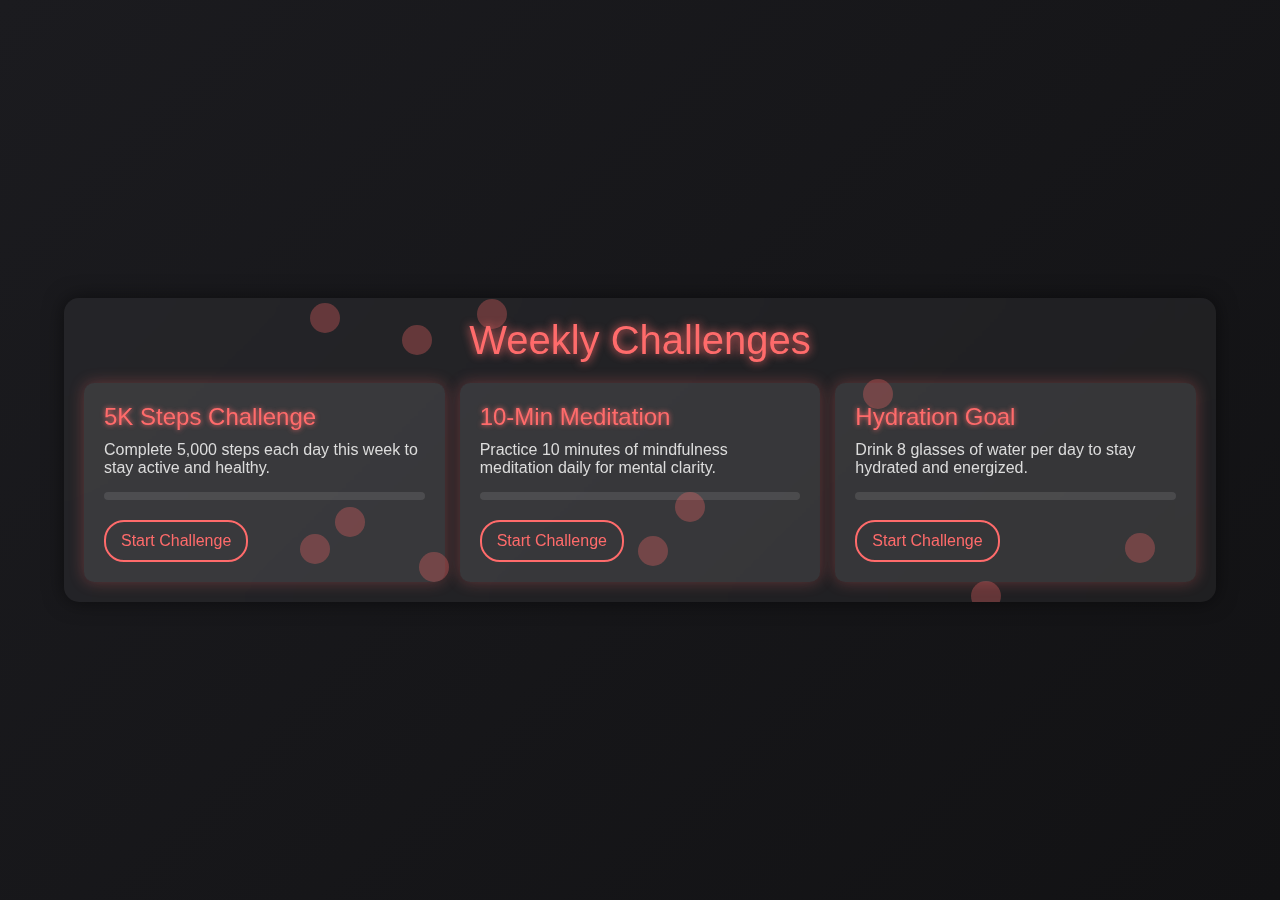
<file: challenges.html>
<!DOCTYPE html>
<html lang="en">
<head>
    <meta charset="UTF-8">
    <meta name="viewport" content="width=device-width, initial-scale=1.0">
    <title>Challenges</title>
    <link rel="url" href="index.html">
    <link rel="url" href="active-calories.html">
    <link rel="url" href="personal-bests.html">
    <link rel="url" href="weekly-schedule.html">
    <style>
        /* Reset */
        * {
            margin: 0;
            padding: 0;
            box-sizing: border-box;
        }
        /* Body styling */
        body {
            font-family: 'Arial', sans-serif;
            background: linear-gradient(135deg, #1b1b1f, #121214);
            color: #ffffff;
            display: flex;
            align-items: center;
            justify-content: center;
            height: 100vh;
            overflow: hidden;
        }
        /* Container styling */
        .challenges-container {
            width: 90%;
            max-width: 1200px;
            padding: 20px;
            border-radius: 15px;
            background: rgba(255, 255, 255, 0.05);
            box-shadow: 0 0 20px rgba(0, 0, 0, 0.5);
            backdrop-filter: blur(15px);
            position: relative;
            overflow: hidden;
        }
        /* Title styling */
        .title {
            font-size: 2.5rem;
            margin-bottom: 20px;
            text-align: center;
            color: #ff6b6b;
            text-shadow: 0 0 10px #ff6b6b;
        }
        /* Grid layout for challenges */
        .challenges-grid {
            display: grid;
            grid-template-columns: repeat(3, 1fr);
            gap: 15px;
        }
        /* Challenge card styling */
        .challenge-card {
            position: relative;
            padding: 20px;
            border-radius: 10px;
            background: rgba(255, 255, 255, 0.1);
            color: #ffffff;
            box-shadow: 0 0 15px rgba(255, 107, 107, 0.3);
            transition: background 0.3s ease, transform 0.3s ease;
            overflow: hidden;
        }
        .challenge-card:hover {
            background: rgba(255, 107, 107, 0.2);
            transform: translateY(-5px);
        }
        /* Challenge title styling */
        .challenge-title {
            font-size: 1.5rem;
            color: #ff6b6b;
            margin-bottom: 10px;
            text-shadow: 0 0 5px #ff6b6b;
        }
        /* Challenge description */
        .challenge-desc {
            font-size: 1rem;
            color: #dcdcdc;
            margin-bottom: 15px;
        }
        /* Progress bar styling */
        .progress-container {
            background: rgba(255, 255, 255, 0.1);
            border-radius: 5px;
            height: 8px;
            overflow: hidden;
            margin-top: 15px;
        }
        .progress-bar {
            height: 100%;
            background: linear-gradient(90deg, #ff6b6b, #ffdf6b);
            width: 0;
            transition: width 0.4s ease;
        }
        .challenge-card:hover .progress-bar {
            width: 80%; /* Adjust width dynamically based on actual progress */
        }
        /* Button styling */
        .start-button {
            display: inline-block;
            margin-top: 20px;
            padding: 10px 15px;
            color: #ff6b6b;
            background: transparent;
            border: 2px solid #ff6b6b;
            border-radius: 20px;
            cursor: pointer;
            text-align: center;
            transition: all 0.3s ease;
        }
        .start-button:hover {
            background: #ff6b6b;
            color: #111;
            box-shadow: 0 0 10px #ff6b6b, 0 0 20px #ff6b6b;
        }
        /* Background animations */
        .background-animations {
            position: absolute;
            top: 0;
            left: 0;
            width: 100%;
            height: 100%;
            pointer-events: none;
        }
        .circle {
            position: absolute;
            width: 30px;
            height: 30px;
            background: #ff6b6b;
            border-radius: 50%;
            animation: move 7s linear infinite;
            opacity: 0.3;
        }
        /* Circle animation */
        @keyframes move {
            from {
                transform: translateY(0) translateX(0);
                opacity: 0.5;
            }
            to {
                transform: translateY(100vh) translateX(50px);
                opacity: 0;
            }
        }
    </style>
</head>
<body>

    <div class="challenges-container">
        <div class="title">Weekly Challenges</div>
        
        <!-- Grid layout for challenges -->
        <div class="challenges-grid">
            <div class="challenge-card">
                <div class="challenge-title">5K Steps Challenge</div>
                <p class="challenge-desc">Complete 5,000 steps each day this week to stay active and healthy.</p>
                <div class="progress-container">
                    <div class="progress-bar"></div>
                </div>
                <div class="start-button">Start Challenge</div>
            </div>
            <div class="challenge-card">
                <div class="challenge-title">10-Min Meditation</div>
                <p class="challenge-desc">Practice 10 minutes of mindfulness meditation daily for mental clarity.</p>
                <div class="progress-container">
                    <div class="progress-bar"></div>
                </div>
                <div class="start-button">Start Challenge</div>
            </div>
            <div class="challenge-card">
                <div class="challenge-title">Hydration Goal</div>
                <p class="challenge-desc">Drink 8 glasses of water per day to stay hydrated and energized.</p>
                <div class="progress-container">
                    <div class="progress-bar"></div>
                </div>
                <div class="start-button">Start Challenge</div>
            </div>
        </div>

        <!-- Background animations for high-tech effect -->
        <div class="background-animations" id="background-animations"></div>
    </div>

    <script>
        // Generate background animation circles
        const animationContainer = document.getElementById("background-animations");
        for (let i = 0; i < 30; i++) {
            const circle = document.createElement("div");
            circle.classList.add("circle");
            circle.style.top = `${Math.random() * 100}vh`;
            circle.style.left = `${Math.random() * 100}vw`;
            circle.style.animationDuration = `${Math.random() * 7 + 5}s`;
            animationContainer.appendChild(circle);
        }
    </script>
</body>
</html>
</file>
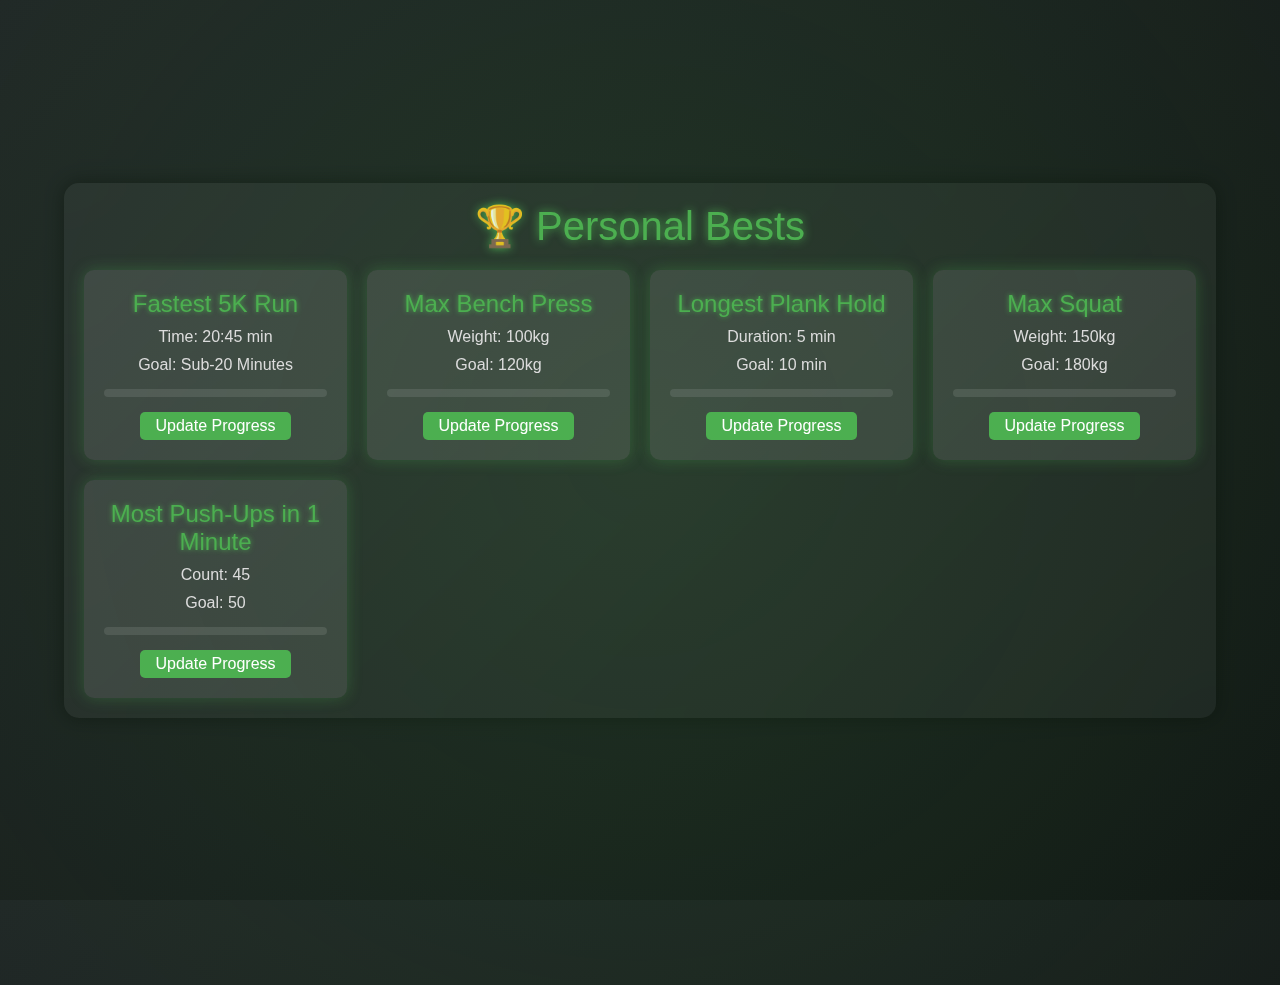
<file: personal-bests.html>
<!DOCTYPE html>
<html lang="en">
<head>
    <meta charset="UTF-8">
    <meta name="viewport" content="width=device-width, initial-scale=1.0">
    <title>Personal Bests</title>
    <style>
        /* Reset */
        * {
            margin: 0;
            padding: 0;
            box-sizing: border-box;
        }
        /* Body styling */
        body {
            font-family: 'Arial', sans-serif;
            background: linear-gradient(135deg, #1e1f24, #0d0d10);
            color: #ffffff;
            display: flex;
            align-items: center;
            justify-content: center;
            min-height: 100vh;
        }
        /* Container styling */
        .personal-bests-container {
            width: 90%;
            max-width: 1200px;
            padding: 20px;
            border-radius: 15px;
            background: rgba(255, 255, 255, 0.05);
            box-shadow: 0 0 20px rgba(0, 0, 0, 0.5);
            backdrop-filter: blur(15px);
            text-align: center;
        }
        /* Title styling */
        .title {
            font-size: 2.5rem;
            margin-bottom: 20px;
            color: #4CAF50;
            text-shadow: 0 0 10px #4CAF50;
        }
        /* Grid layout for personal bests */
        .personal-bests-grid {
            display: grid;
            grid-template-columns: repeat(auto-fit, minmax(250px, 1fr));
            gap: 20px;
        }
        /* Card styling */
        .personal-best-card {
            position: relative;
            padding: 20px;
            border-radius: 10px;
            background: rgba(255, 255, 255, 0.1);
            color: #ffffff;
            box-shadow: 0 0 15px rgba(76, 175, 80, 0.3);
            transition: transform 0.3s ease, box-shadow 0.3s ease;
            overflow: hidden;
        }
        .personal-best-card:hover {
            transform: translateY(-5px);
            box-shadow: 0 0 20px #4CAF50;
        }
        /* Record title */
        .record-title {
            font-size: 1.5rem;
            color: #4CAF50;
            margin-bottom: 10px;
            text-shadow: 0 0 5px #4CAF50;
        }
        /* Record details */
        .record-detail {
            font-size: 1rem;
            color: #dcdcdc;
            margin-bottom: 10px;
        }
        /* Progress bar */
        .progress-container {
            background: rgba(255, 255, 255, 0.1);
            border-radius: 5px;
            height: 8px;
            overflow: hidden;
            margin-top: 15px;
        }
        .progress-bar {
            height: 100%;
            background: linear-gradient(90deg, #4CAF50, #81C784);
            width: 0%; /* Initial width */
            transition: width 0.4s ease;
        }
        /* Background animation */
        .glow {
            position: absolute;
            top: -50%;
            left: -50%;
            width: 200%;
            height: 200%;
            background: radial-gradient(circle, rgba(76, 175, 80, 0.2), transparent);
            animation: rotate 8s linear infinite;
            pointer-events: none;
        }
        @keyframes rotate {
            from { transform: rotate(0); }
            to { transform: rotate(360deg); }
        }
        /* Button styling */
        .update-btn {
            margin-top: 15px;
            padding: 5px 15px;
            font-size: 1rem;
            color: #ffffff;
            background-color: #4CAF50;
            border: none;
            border-radius: 5px;
            cursor: pointer;
            transition: background 0.3s;
        }
        .update-btn:hover {
            background-color: #388E3C;
        }
    </style>
</head>
<body>

    <div class="personal-bests-container">
        <div class="title">🏆 Personal Bests</div>
        
        <!-- Glow effect -->
        <div class="glow"></div>
        
        <!-- Grid layout for personal bests -->
        <div class="personal-bests-grid">
            <div class="personal-best-card">
                <div class="record-title">Fastest 5K Run</div>
                <p class="record-detail">Time: <span id="run-time">20:45</span> min</p>
                <p class="record-detail">Goal: Sub-20 Minutes</p>
                <div class="progress-container">
                    <div class="progress-bar" id="run-progress"></div>
                </div>
                <button class="update-btn" onclick="updateProgress('run-progress', 75)">Update Progress</button>
            </div>
            
            <div class="personal-best-card">
                <div class="record-title">Max Bench Press</div>
                <p class="record-detail">Weight: <span id="bench-weight">100kg</span></p>
                <p class="record-detail">Goal: 120kg</p>
                <div class="progress-container">
                    <div class="progress-bar" id="bench-progress"></div>
                </div>
                <button class="update-btn" onclick="updateProgress('bench-progress', 50)">Update Progress</button>
            </div>

            <div class="personal-best-card">
                <div class="record-title">Longest Plank Hold</div>
                <p class="record-detail">Duration: <span id="plank-time">5 min</span></p>
                <p class="record-detail">Goal: 10 min</p>
                <div class="progress-container">
                    <div class="progress-bar" id="plank-progress"></div>
                </div>
                <button class="update-btn" onclick="updateProgress('plank-progress', 30)">Update Progress</button>
            </div>

            <div class="personal-best-card">
                <div class="record-title">Max Squat</div>
                <p class="record-detail">Weight: <span id="squat-weight">150kg</span></p>
                <p class="record-detail">Goal: 180kg</p>
                <div class="progress-container">
                    <div class="progress-bar" id="squat-progress"></div>
                </div>
                <button class="update-btn" onclick="updateProgress('squat-progress', 83)">Update Progress</button>
            </div>

            <div class="personal-best-card">
                <div class="record-title">Most Push-Ups in 1 Minute</div>
                <p class="record-detail">Count: <span id="pushup-count">45</span></p>
                <p class="record-detail">Goal: 50</p>
                <div class="progress-container">
                    <div class="progress-bar" id="pushup-progress"></div>
                </div>
                <button class="update-btn" onclick="updateProgress('pushup-progress', 90)">Update Progress</button>
            </div>
        </div>
    </div>

    <script>
        // Function to update the progress bar dynamically
        function updateProgress(id, percentage) {
            const progressBar = document.getElementById(id);
            progressBar.style.width = percentage + '%';
        }
    </script>

</body>
</html>
</file>
